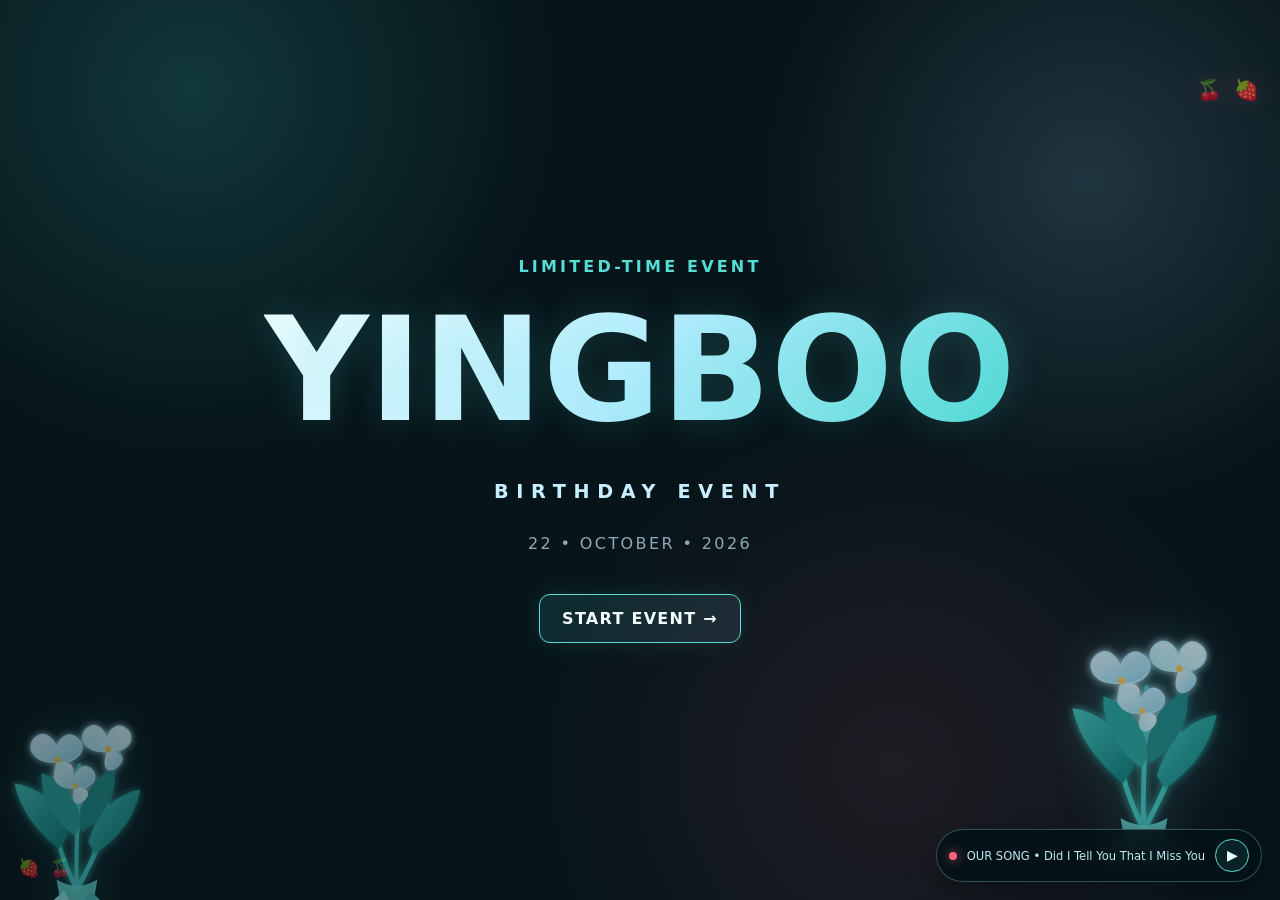
<file: index.html>
<!doctype html><html><head><meta charset="utf-8"><meta name="viewport" content="width=device-width,initial-scale=1"><title>Yingboo's Birthday</title><link rel="stylesheet" href="style.css"><script defer src="script.js"></script></head><body><main class="home"><div class="badge">LIMITED-TIME EVENT</div><h1>YINGBOO</h1><h2>BIRTHDAY EVENT</h2><p>22 • OCTOBER • 2026</p><a class="btn" href="menu.html">START EVENT →</a></main></body></html>
</file>
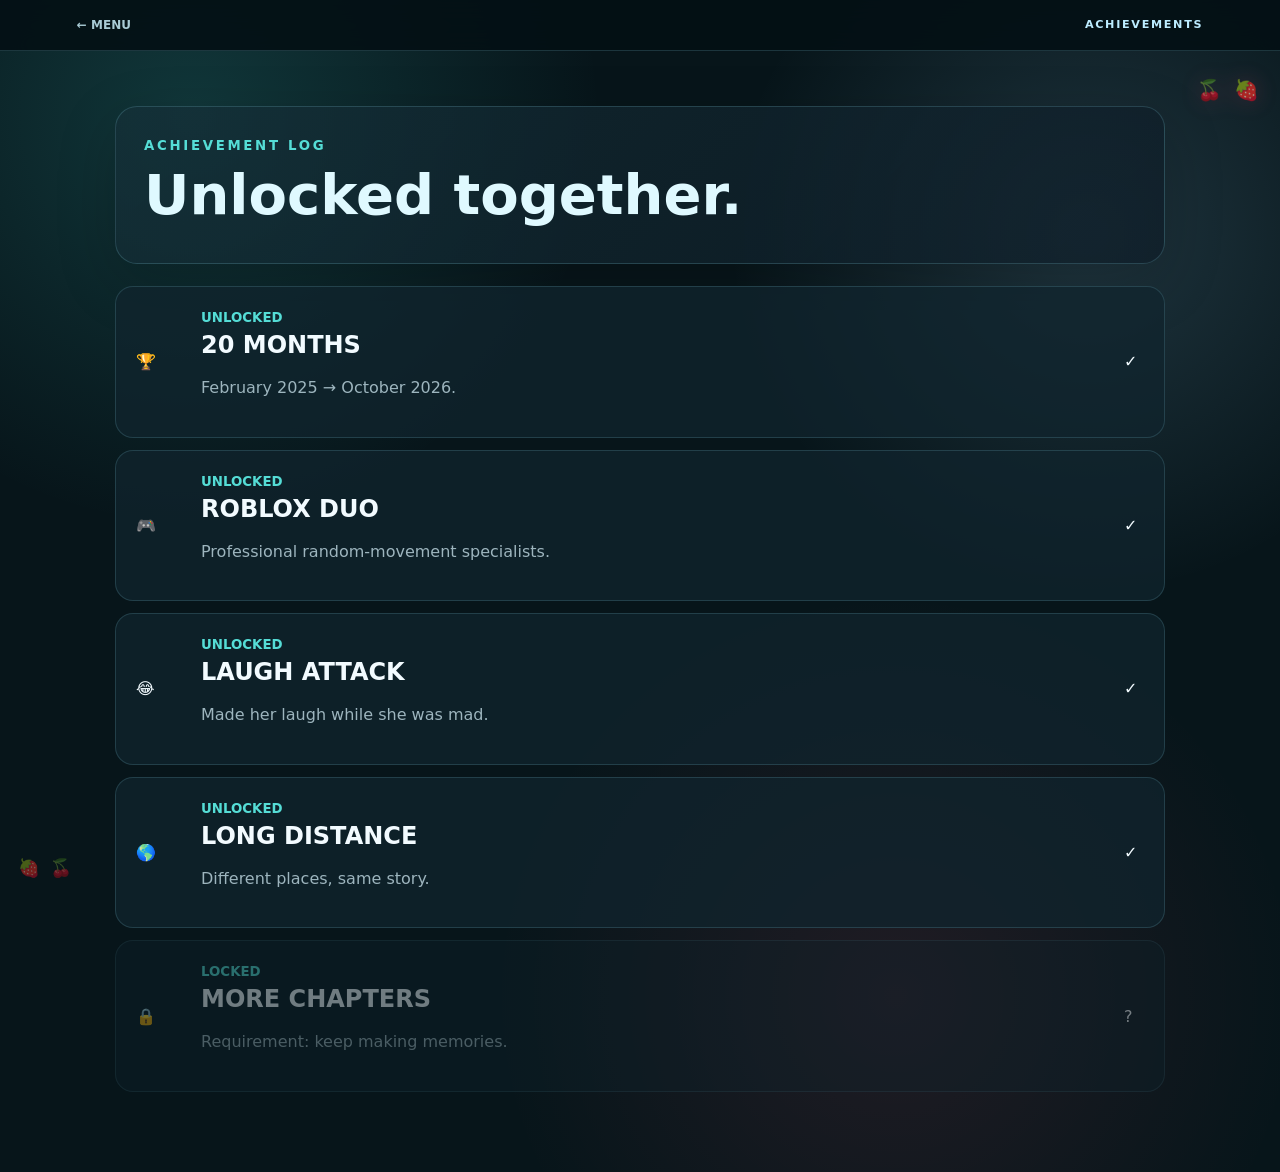
<file: achievements.html>
<!doctype html><html><head><meta charset="utf-8"><meta name="viewport" content="width=device-width,initial-scale=1"><title>Achievements</title><link rel="stylesheet" href="style.css"></head><body><header><a href="menu.html">← MENU</a><b>ACHIEVEMENTS</b></header><main class="container"><div class="hero"><small>ACHIEVEMENT LOG</small><h1>Unlocked together.</h1></div><div class="stack"><div class="achievement">🏆 <div><small>UNLOCKED</small><h2>20 MONTHS</h2><p>February 2025 → October 2026.</p></div>✓</div><div class="achievement">🎮 <div><small>UNLOCKED</small><h2>ROBLOX DUO</h2><p>Professional random-movement specialists.</p></div>✓</div><div class="achievement">😂 <div><small>UNLOCKED</small><h2>LAUGH ATTACK</h2><p>Made her laugh while she was mad.</p></div>✓</div><div class="achievement">🌎 <div><small>UNLOCKED</small><h2>LONG DISTANCE</h2><p>Different places, same story.</p></div>✓</div><div class="achievement locked">🔒 <div><small>LOCKED</small><h2>MORE CHAPTERS</h2><p>Requirement: keep making memories.</p></div>?</div></div></main></body></html>
</file>
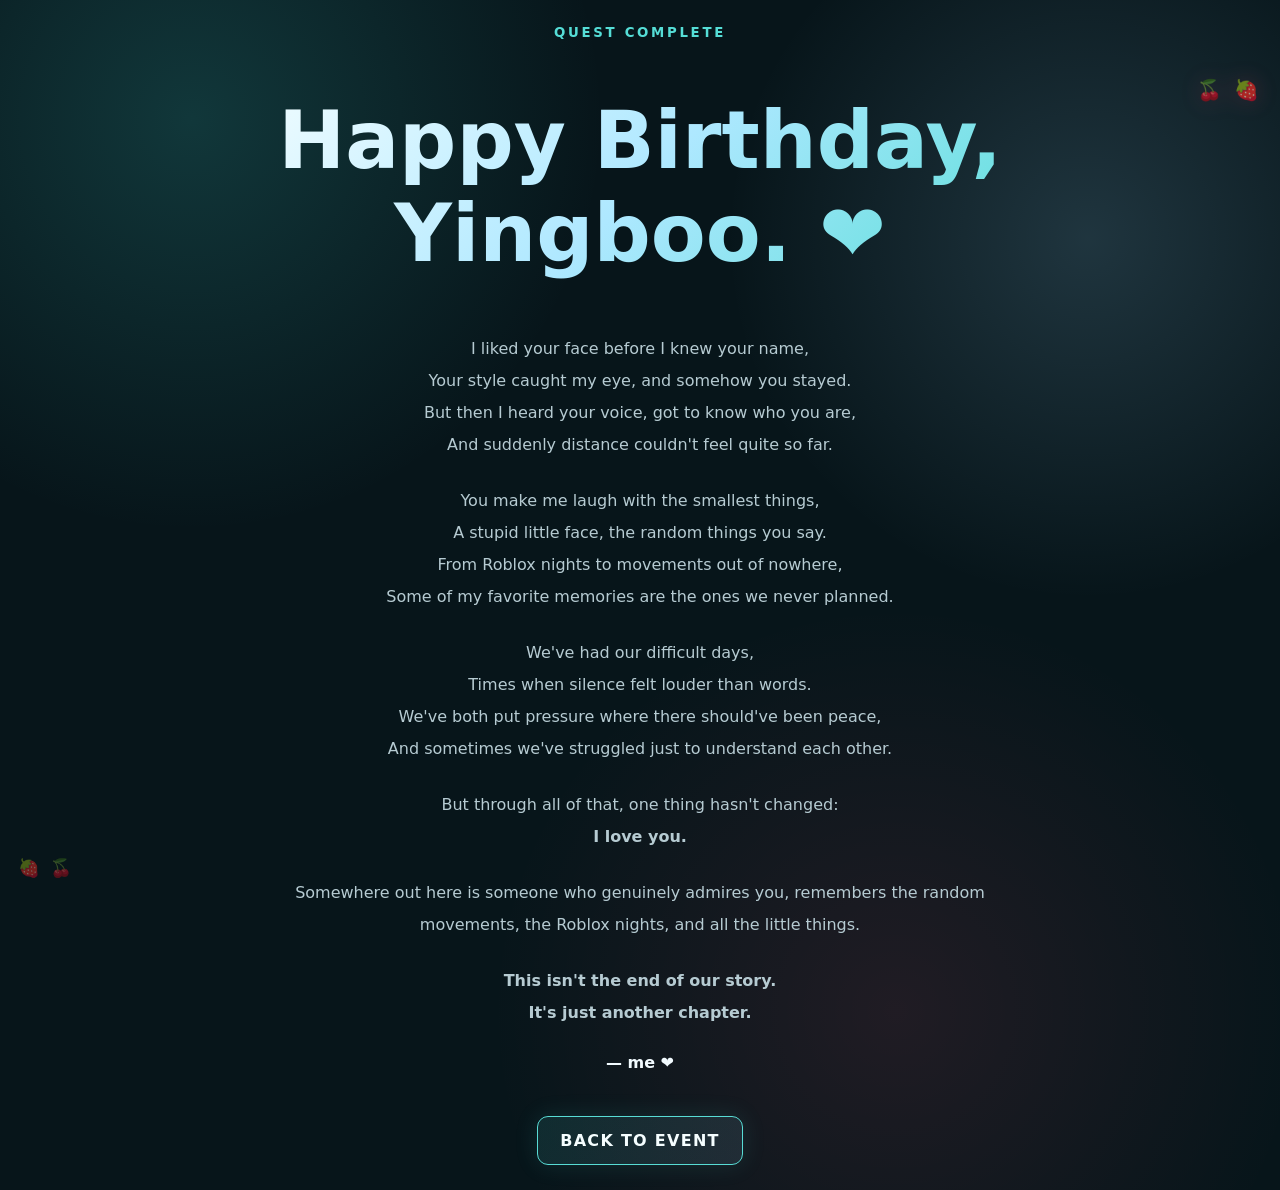
<file: final.html>
<!doctype html><html><head><meta charset="utf-8"><meta name="viewport" content="width=device-width,initial-scale=1"><title>Final Quest</title><link rel="stylesheet" href="style.css"></head><body><main class="final"><small>QUEST COMPLETE</small><h1>Happy Birthday, Yingboo. ❤️</h1><div class="poem"><p>I liked your face before I knew your name,<br>Your style caught my eye, and somehow you stayed.<br>But then I heard your voice, got to know who you are,<br>And suddenly distance couldn't feel quite so far.</p><p>You make me laugh with the smallest things,<br>A stupid little face, the random things you say.<br>From Roblox nights to movements out of nowhere,<br>Some of my favorite memories are the ones we never planned.</p><p>We've had our difficult days,<br>Times when silence felt louder than words.<br>We've both put pressure where there should've been peace,<br>And sometimes we've struggled just to understand each other.</p><p>But through all of that, one thing hasn't changed:<br><strong>I love you.</strong></p><p>Somewhere out here is someone who genuinely admires you, remembers the random movements, the Roblox nights, and all the little things.</p><p><strong>This isn't the end of our story.<br>It's just another chapter.</strong></p></div><b>— me ❤️</b><br><a class="btn" href="menu.html">BACK TO EVENT</a></main></body></html>
</file>
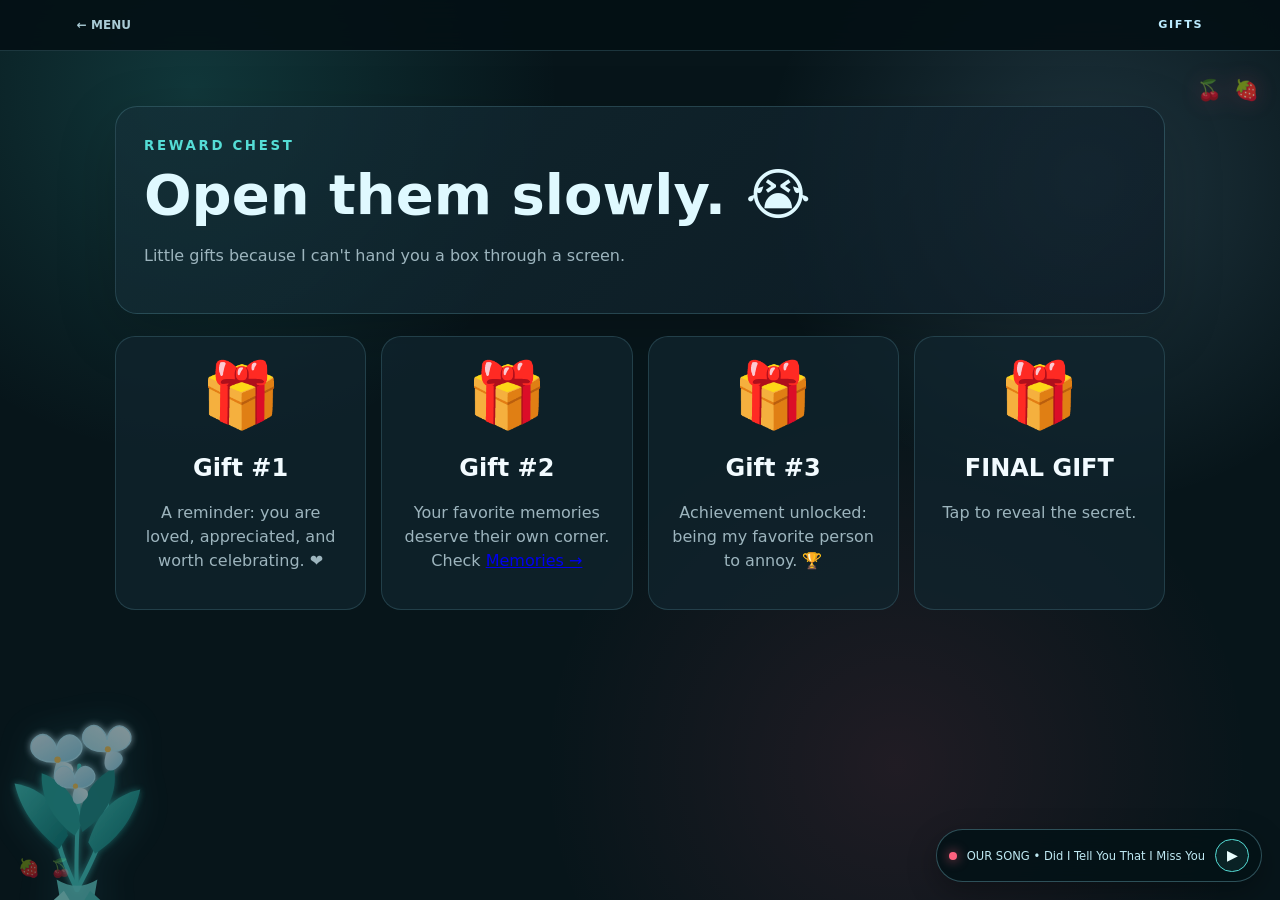
<file: gifts.html>
<!doctype html><html><head><meta charset="utf-8"><meta name="viewport" content="width=device-width,initial-scale=1"><title>Gifts</title><link rel="stylesheet" href="style.css"></head><body><header><a href="menu.html">← MENU</a><b>GIFTS</b></header><main class="container"><div class="hero"><small>REWARD CHEST</small><h1>Open them slowly. 😭</h1><p>Little gifts because I can't hand you a box through a screen.</p></div><div class="giftgrid"><div class="gift"><button onclick="openGift(this)">🎁</button><h2>Gift #1</h2><p>A reminder: you are loved, appreciated, and worth celebrating. ❤️</p></div><div class="gift"><button onclick="openGift(this)">🎁</button><h2>Gift #2</h2><p>Your favorite memories deserve their own corner. Check <a href="memories.html">Memories →</a></p></div><div class="gift"><button onclick="openGift(this)">🎁</button><h2>Gift #3</h2><p>Achievement unlocked: being my favorite person to annoy. 🏆</p></div><div class="gift"><button onclick="openGift(this)">🎁</button><h2>FINAL GIFT</h2><p>Tap to reveal the secret.</p><button class="btn" onclick="surprise()">UNLOCK →</button></div></div></main><div id="surprise" class="overlay"><div id="loading">LOADING SECRET REWARD...<div class="bar"><i></i></div><small>PLEASE WAIT, BIRTHDAY GIRL</small></div><div id="unlock"><small>REWARD UNLOCKED</small><h1>YINGBOO</h1><h2>HAPPY BIRTHDAY ❤️</h2><img src="assets/photos/final.jpg" onerror="this.style.display='none'"><p>I couldn't send you a physical gift, so I made you a little place you can keep. Every part of it was made because I love you. </p><a class="btn" href="final.html">READ YOUR FINAL MESSAGE →</a></div></div><script src="script.js"></script></body></html>
</file>
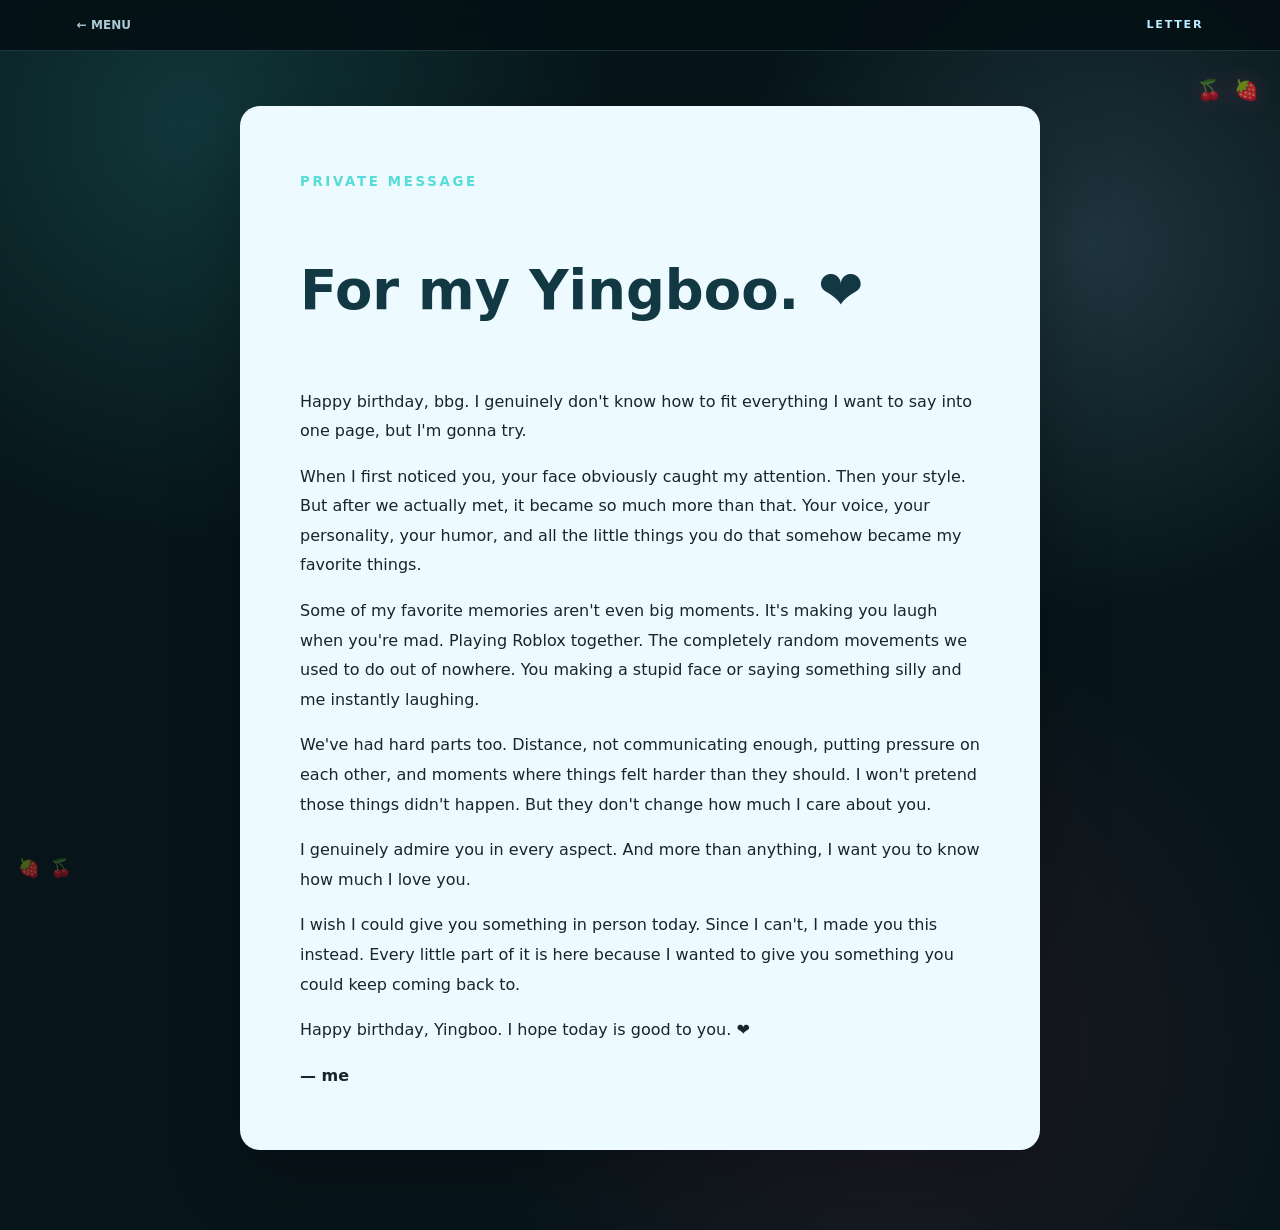
<file: letter.html>
<!doctype html><html><head><meta charset="utf-8"><meta name="viewport" content="width=device-width,initial-scale=1"><title>Letter</title><link rel="stylesheet" href="style.css"></head><body><header><a href="menu.html">← MENU</a><b>LETTER</b></header><main class="container narrow"><article class="paper"><small>PRIVATE MESSAGE</small><h1>For my Yingboo. ❤️</h1><p>Happy birthday, bbg. I genuinely don't know how to fit everything I want to say into one page, but I'm gonna try.</p><p>When I first noticed you, your face obviously caught my attention. Then your style. But after we actually met, it became so much more than that. Your voice, your personality, your humor, and all the little things you do that somehow became my favorite things.</p><p>Some of my favorite memories aren't even big moments. It's making you laugh when you're mad. Playing Roblox together. The completely random movements we used to do out of nowhere. You making a stupid face or saying something silly and me instantly laughing.</p><p>We've had hard parts too. Distance, not communicating enough, putting pressure on each other, and moments where things felt harder than they should. I won't pretend those things didn't happen. But they don't change how much I care about you.</p><p>I genuinely admire you in every aspect. And more than anything, I want you to know how much I love you.</p><p>I wish I could give you something in person today. Since I can't, I made you this instead. Every little part of it is here because I wanted to give you something you could keep coming back to.</p><p>Happy birthday, Yingboo. I hope today is good to you. ❤️</p><b>— me</b></article></main></body></html>
</file>
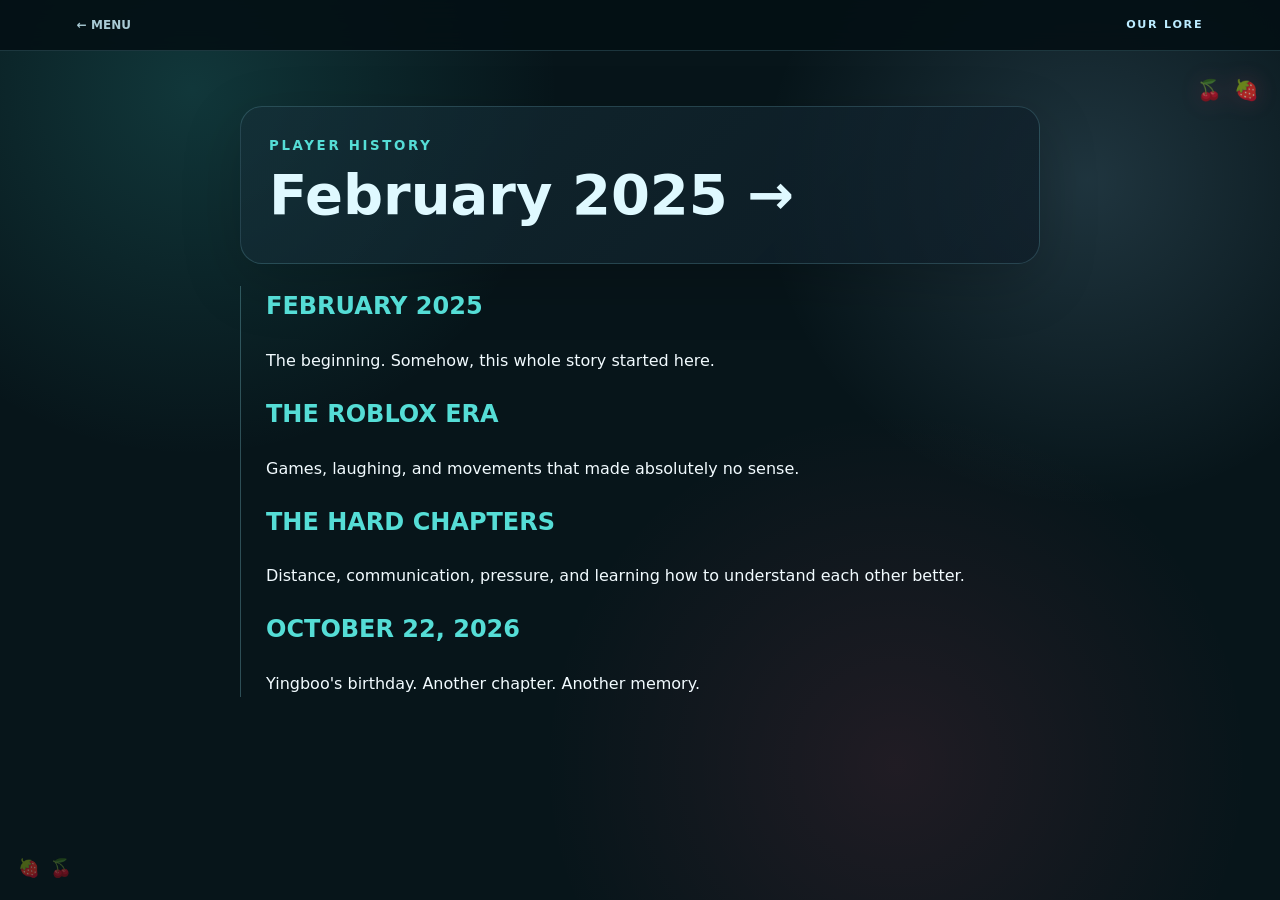
<file: lore.html>
<!doctype html><html><head><meta charset="utf-8"><meta name="viewport" content="width=device-width,initial-scale=1"><title>Our Lore</title><link rel="stylesheet" href="style.css"></head><body><header><a href="menu.html">← MENU</a><b>OUR LORE</b></header><main class="container narrow"><div class="hero"><small>PLAYER HISTORY</small><h1>February 2025 →</h1></div><div class="timeline"><h2>FEBRUARY 2025</h2><p>The beginning. Somehow, this whole story started here.</p><h2>THE ROBLOX ERA</h2><p>Games, laughing, and movements that made absolutely no sense.</p><h2>THE HARD CHAPTERS</h2><p>Distance, communication, pressure, and learning how to understand each other better.</p><h2>OCTOBER 22, 2026</h2><p>Yingboo's birthday. Another chapter. Another memory.</p></div></main></body></html>
</file>
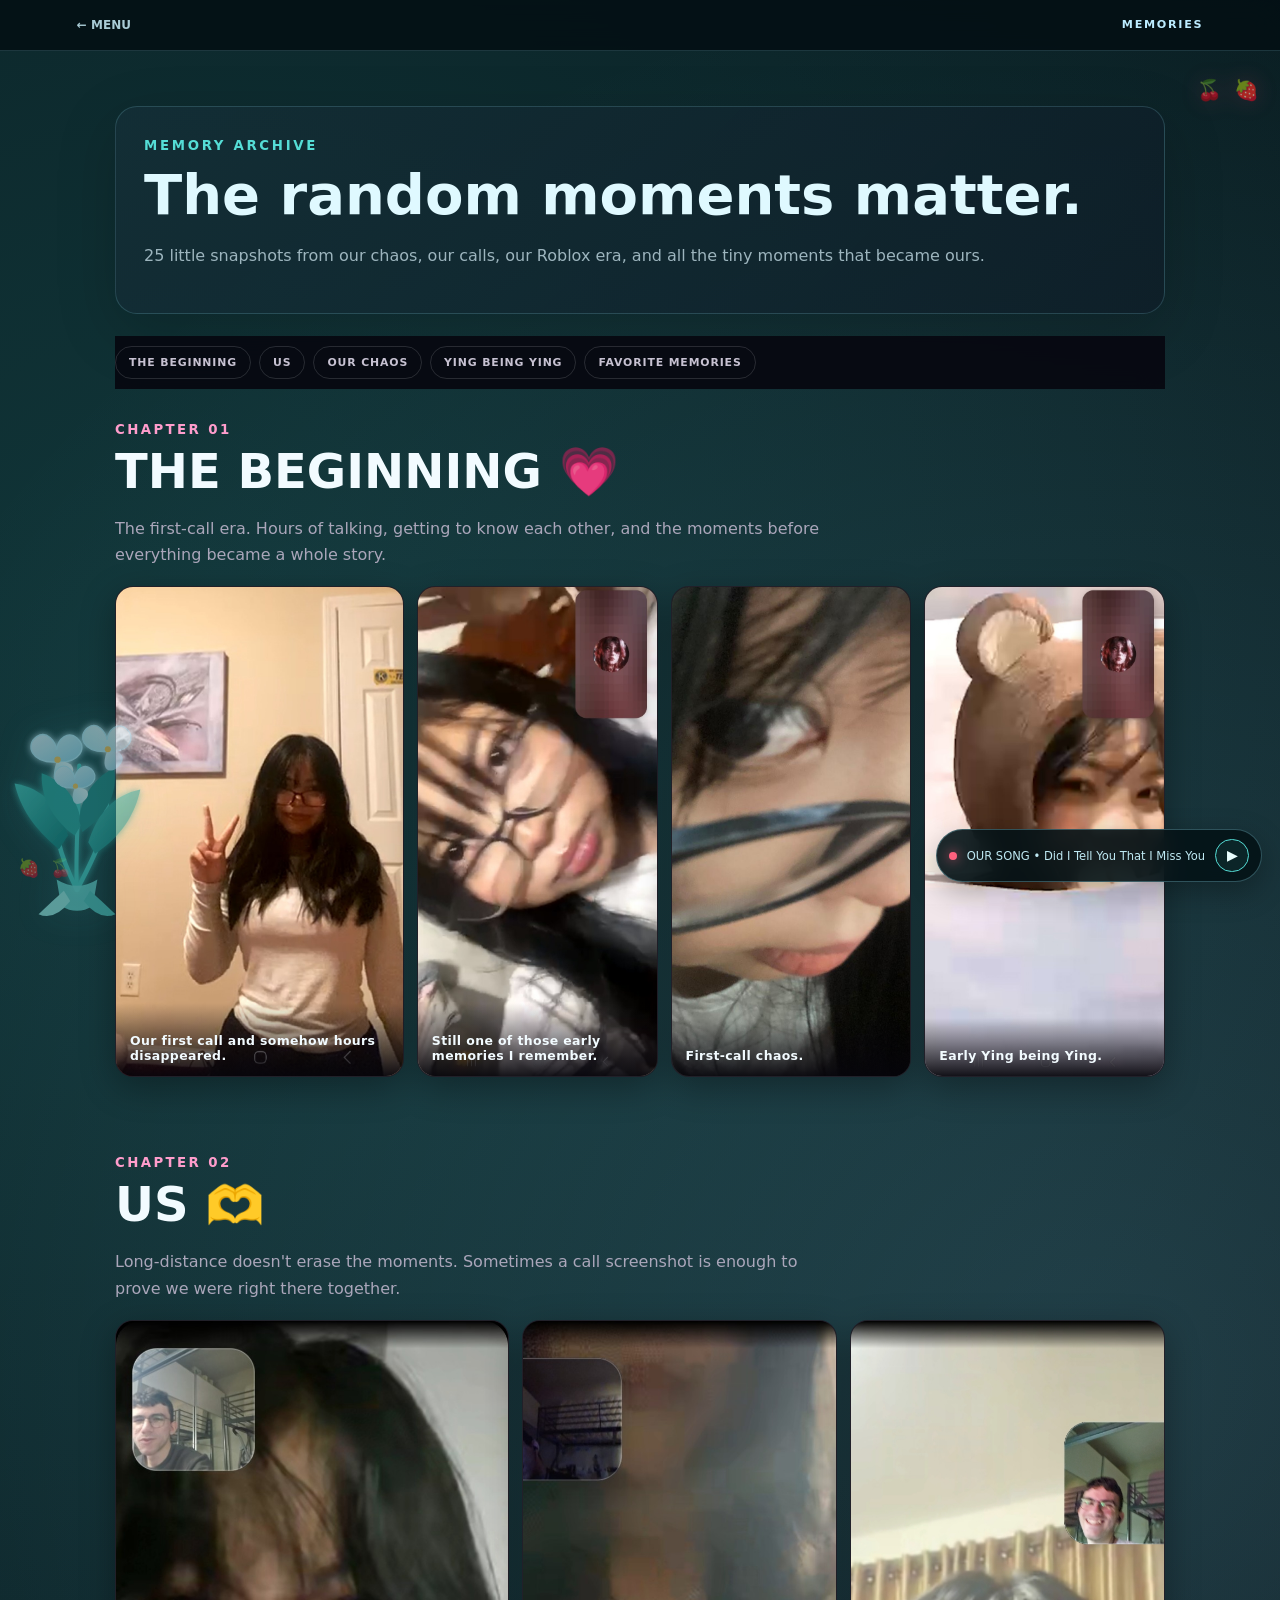
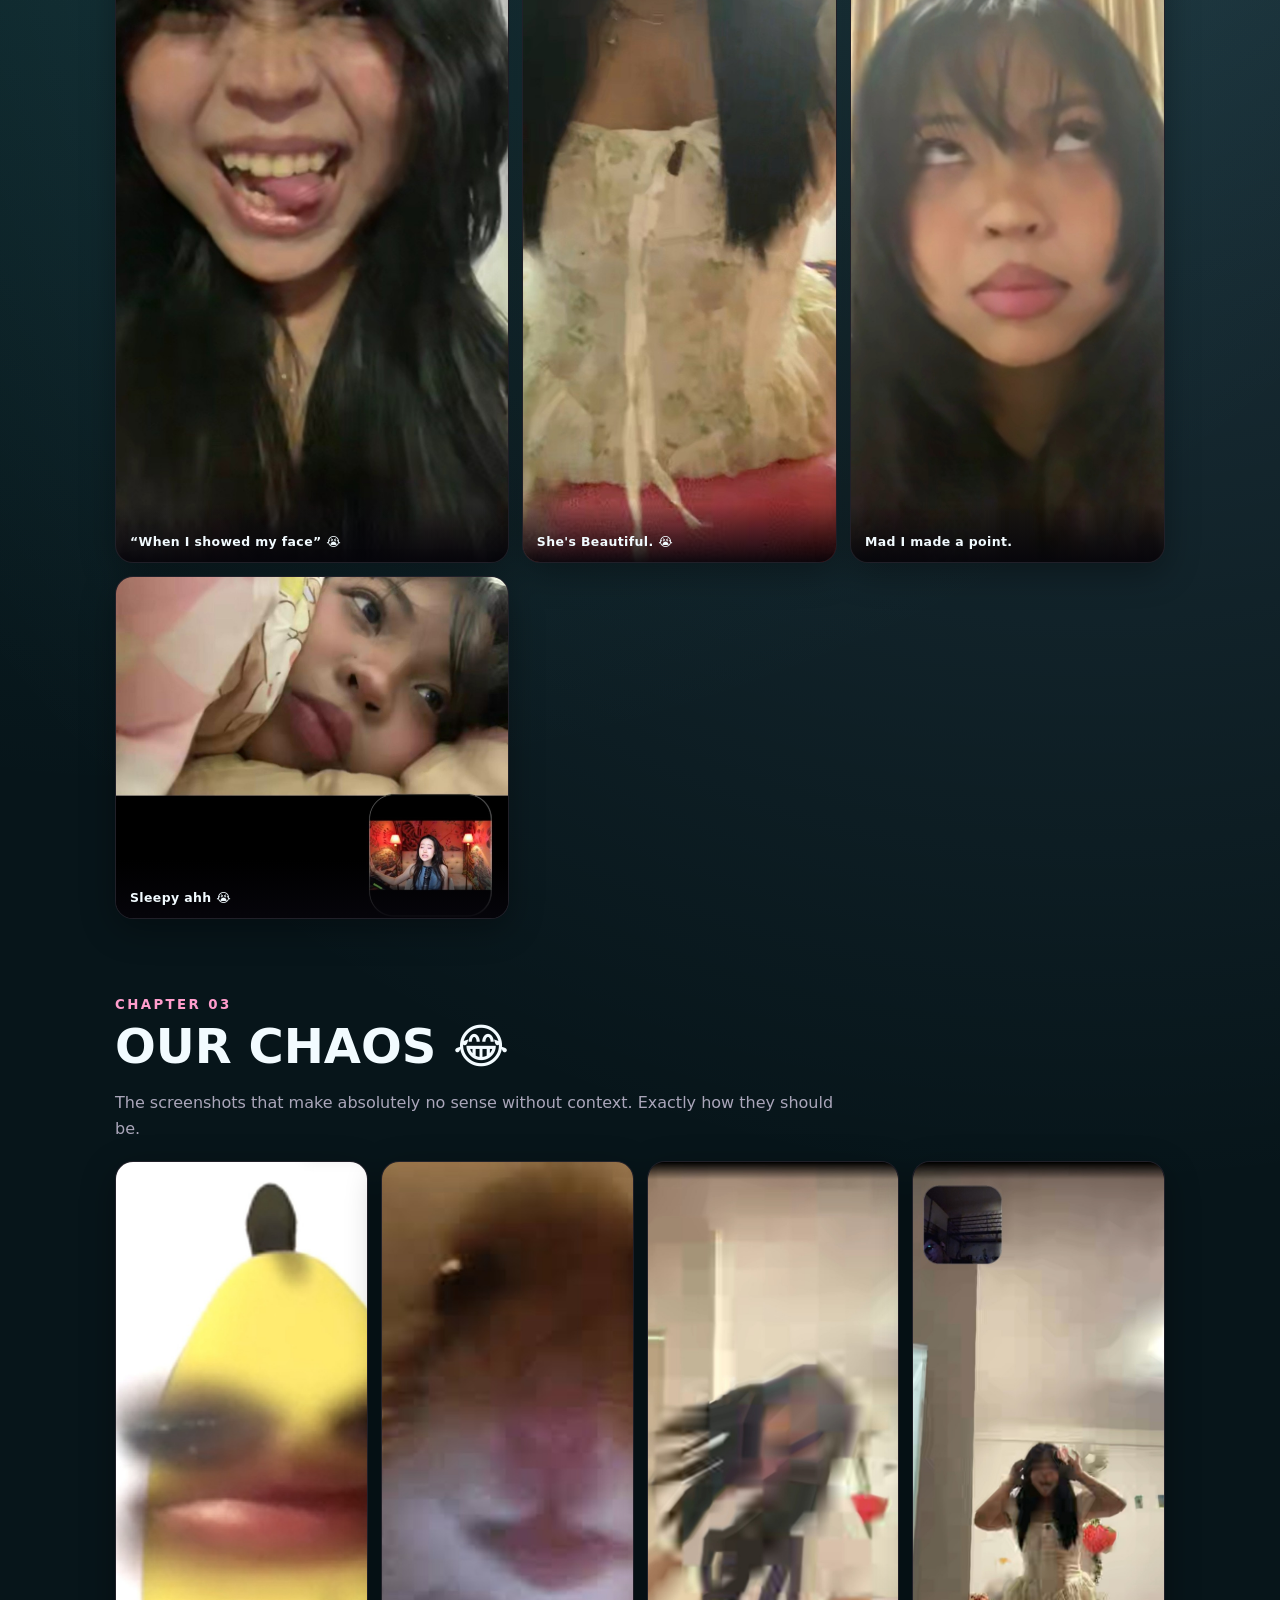
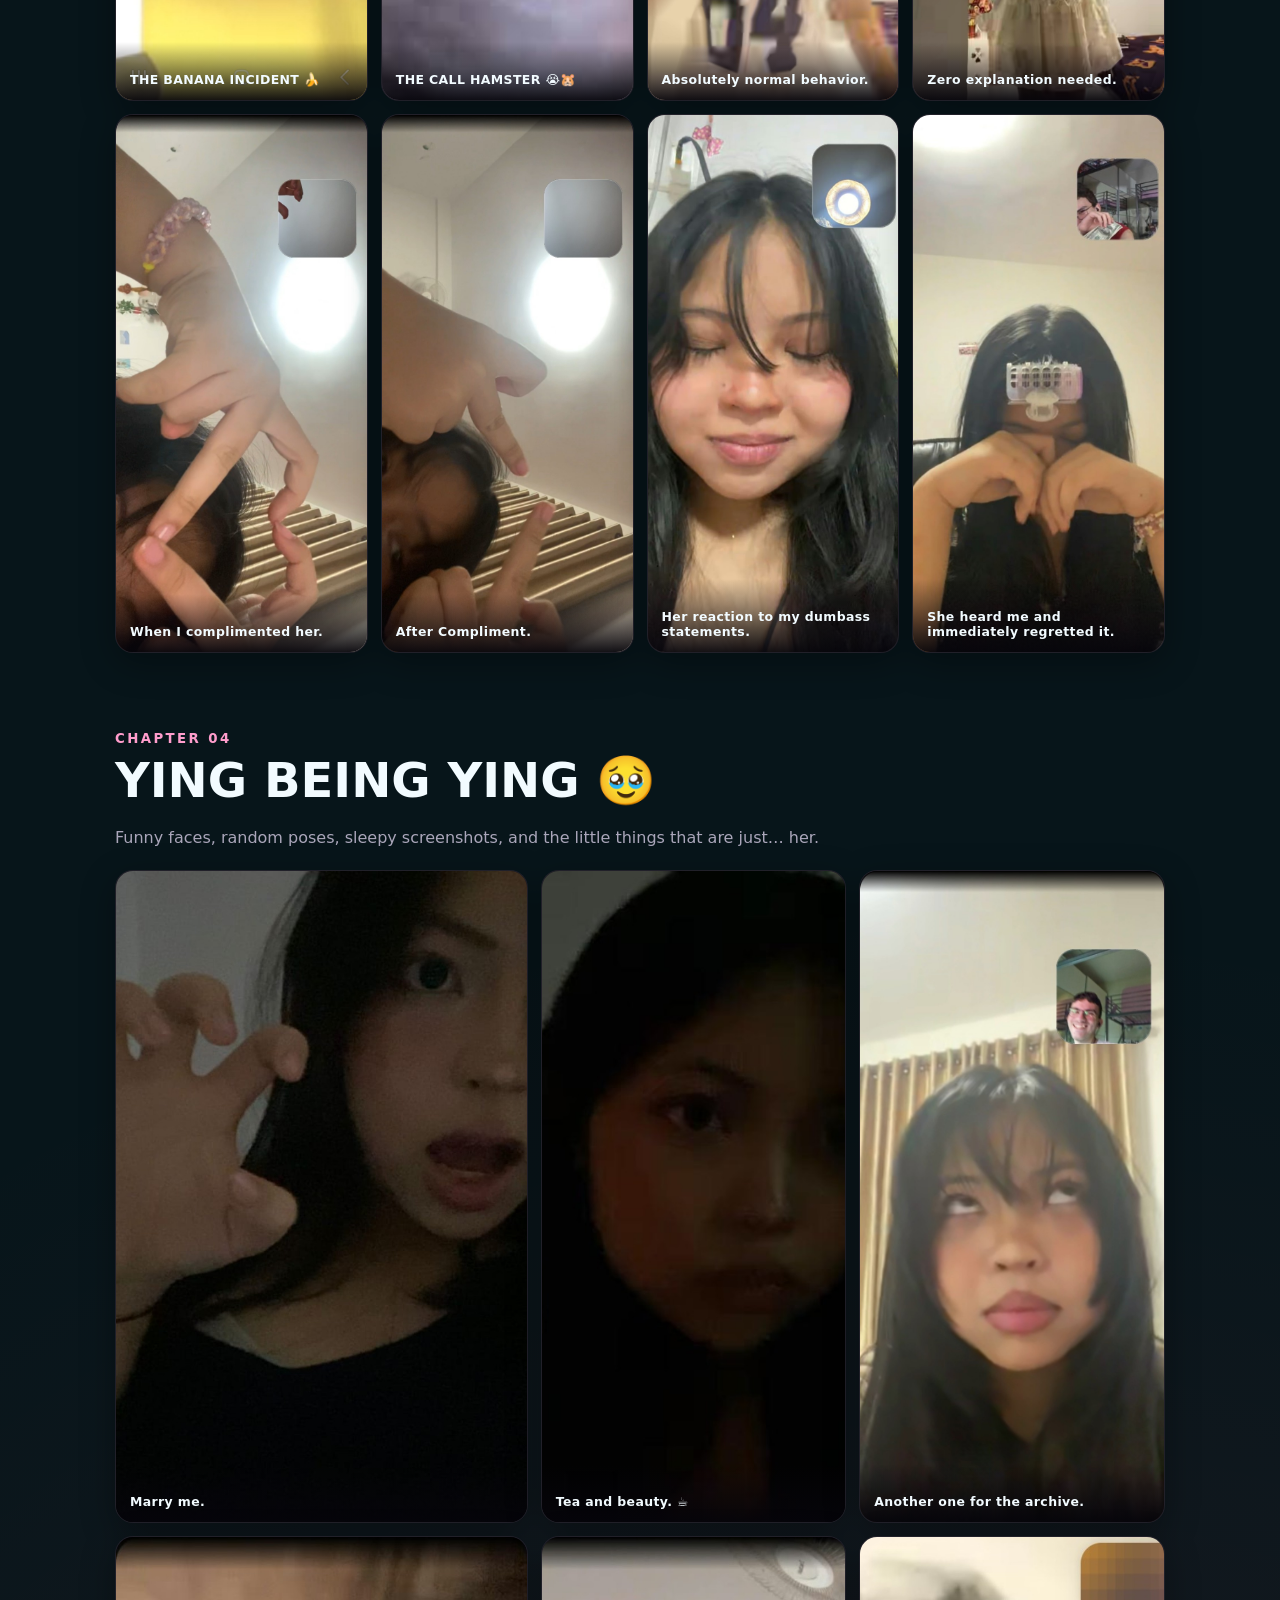
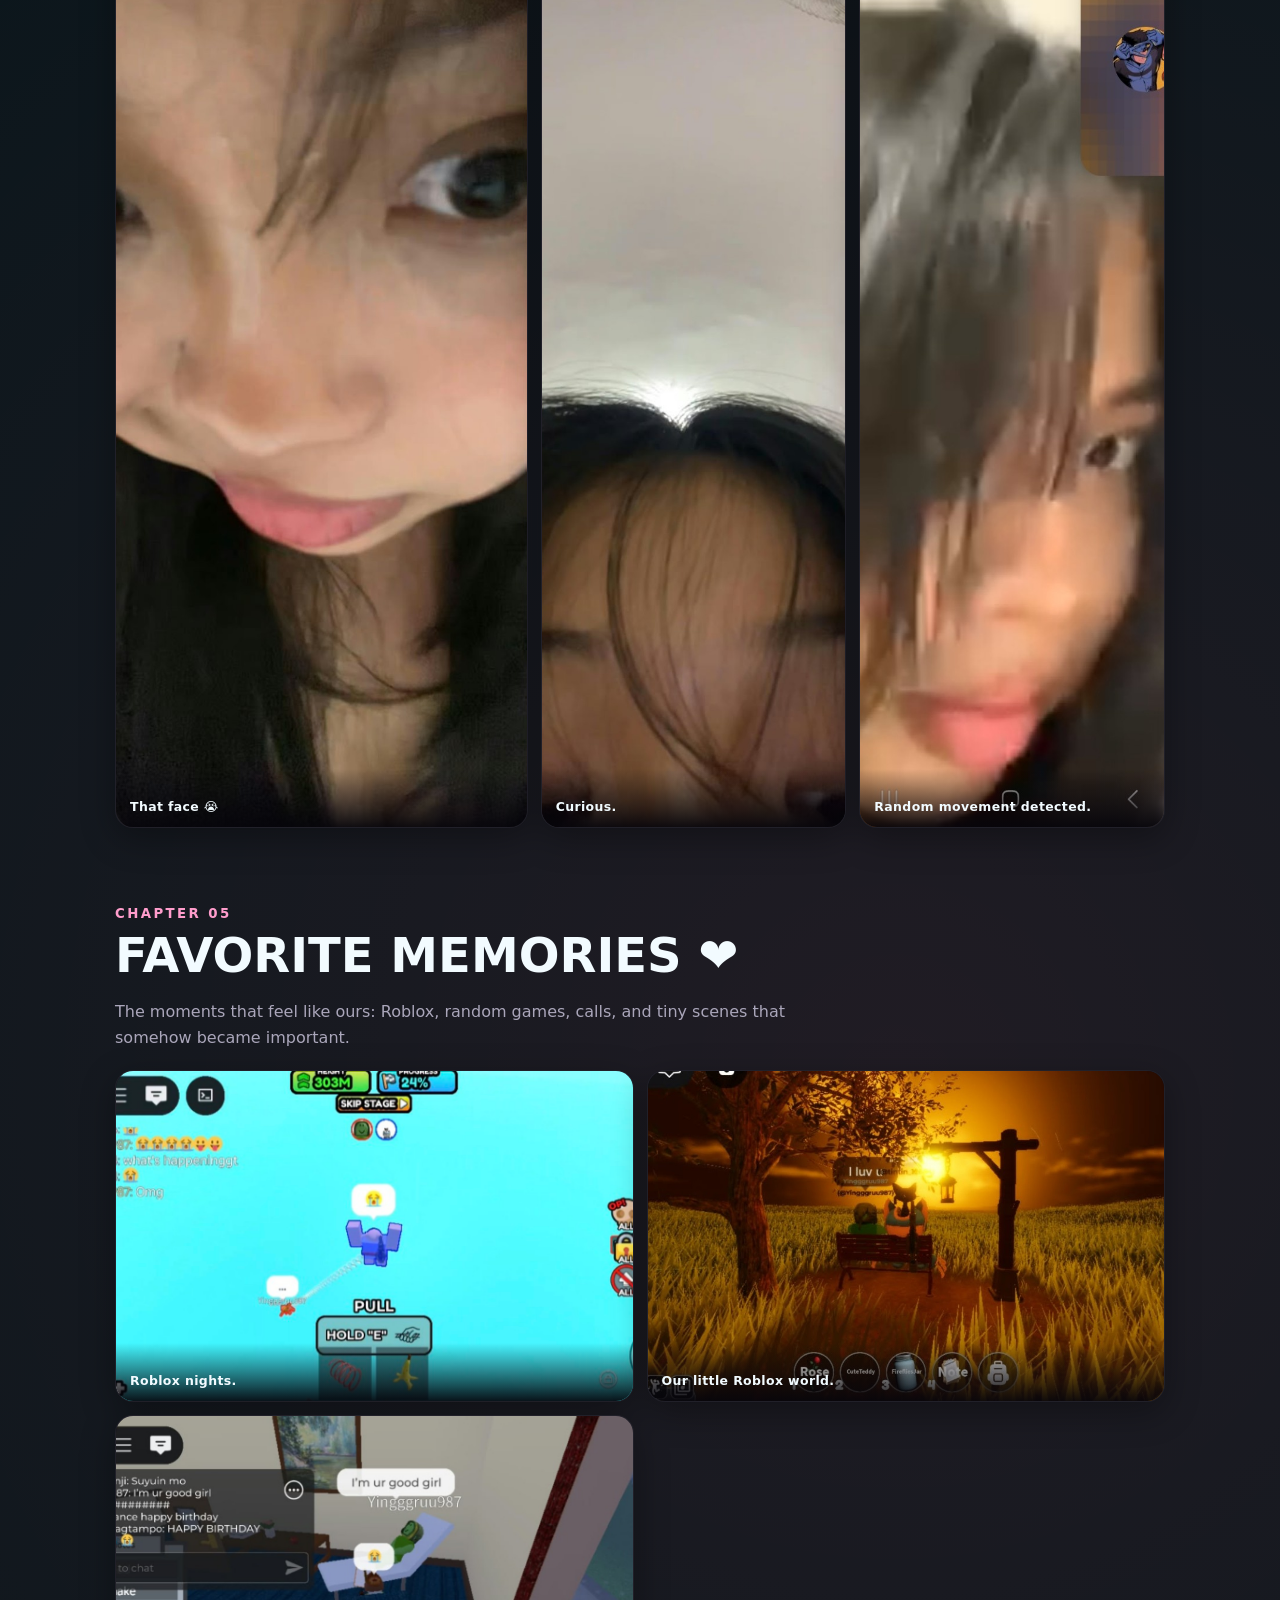
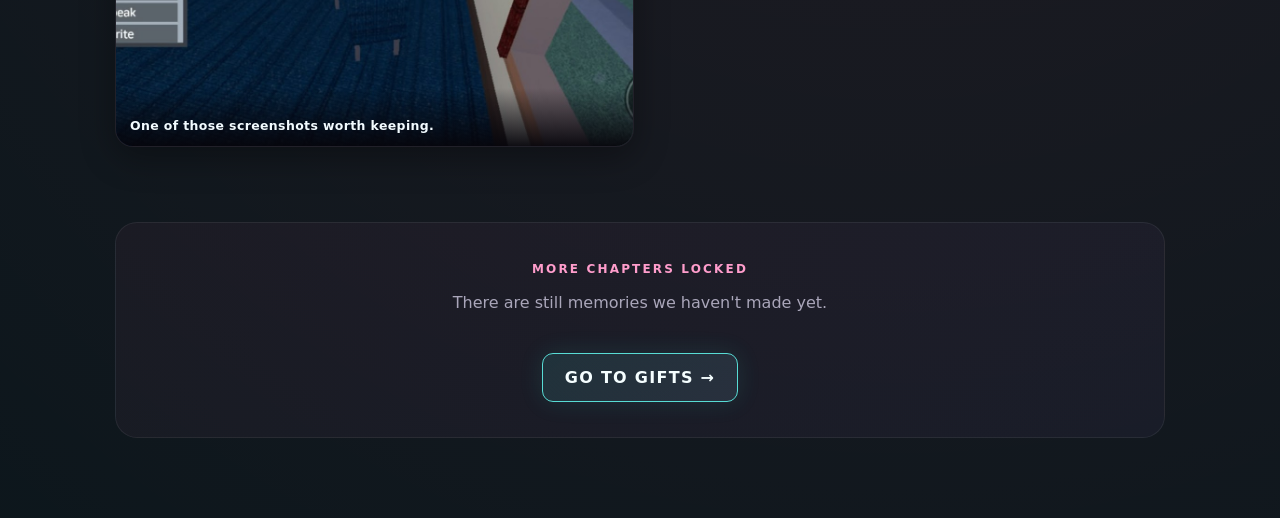
<file: memories.html>
<!doctype html><html><head><meta charset="utf-8"><meta name="viewport" content="width=device-width,initial-scale=1"><title>Memories • Yingboo</title><link rel="stylesheet" href="style.css"></head><body><header><a href="menu.html">← MENU</a><b>MEMORIES</b></header><main class="container memories-page">
<div class="hero"><small>MEMORY ARCHIVE</small><h1>The random moments matter.</h1><p>25 little snapshots from our chaos, our calls, our Roblox era, and all the tiny moments that became ours.</p></div>
<nav class="memory-nav"><a href="#beginning">THE BEGINNING</a><a href="#us">US</a><a href="#chaos">OUR CHAOS</a><a href="#ying">YING BEING YING</a><a href="#favorites">FAVORITE MEMORIES</a></nav>

<section class="memory-section" id="beginning"><div class="section-title"><small>CHAPTER 01</small><h2>THE BEGINNING 💗</h2><p>The first-call era. Hours of talking, getting to know each other, and the moments before everything became a whole story.</p></div><div class="photo-grid beginning-grid">
<figure class="memory-photo tall"><img src="assets/photos/first-call-1.jpg" alt="First call memory"><figcaption>Our first call and somehow hours disappeared.</figcaption></figure>
<figure class="memory-photo"><img src="assets/photos/first-call-2.jpg" alt="First call memory"><figcaption>Still one of those early memories I remember.</figcaption></figure>
<figure class="memory-photo"><img src="assets/photos/first-call-3.jpg" alt="First call memory"><figcaption>First-call chaos.</figcaption></figure>
<figure class="memory-photo"><img src="assets/photos/bunny-reaction.jpg" alt="Early silly moment"><figcaption>Early Ying being Ying.</figcaption></figure>
</div></section>

<section class="memory-section" id="us"><div class="section-title"><small>CHAPTER 02</small><h2>US 🫶</h2><p>Long-distance doesn't erase the moments. Sometimes a call screenshot is enough to prove we were right there together.</p></div><div class="photo-grid duo-grid">
<figure class="memory-photo feature"><img src="assets/photos/face-reaction.jpg" alt="Call reaction"><figcaption>“When I showed my face” 😭</figcaption></figure>
<figure class="memory-photo"><img src="assets/photos/compliment-3.jpg" alt="Reaction to a compliment"><figcaption>She's Beautiful. 😭</figcaption></figure>
<figure class="memory-photo"><img src="assets/photos/mad-i-made-a-point.jpg" alt="Mad I made a point"><figcaption>Mad I made a point.</figcaption></figure>
<figure class="memory-photo"><img src="assets/photos/sleepy.jpg" alt="Sleepy moment"><figcaption>Sleepy ahh 😭</figcaption></figure>
</div></section>

<section class="memory-section" id="chaos"><div class="section-title"><small>CHAPTER 03</small><h2>OUR CHAOS 😂</h2><p>The screenshots that make absolutely no sense without context. Exactly how they should be.</p></div><div class="chaos-grid">
<figure class="memory-photo banana"><img src="assets/photos/banana.jpg" alt="Banana filter moment"><figcaption>THE BANANA INCIDENT 🍌</figcaption></figure>
<figure class="memory-photo hamster-meme"><img src="assets/photos/hamster-call.jpg" alt="Hamster call meme"><figcaption>THE CALL HAMSTER 😭🐹</figcaption></figure>
<figure class="memory-photo"><img src="assets/photos/silly-1.jpg" alt="Silly moment"><figcaption>Absolutely normal behavior.</figcaption></figure>
<figure class="memory-photo"><img src="assets/photos/silly-2.jpg" alt="Silly moment"><figcaption>Zero explanation needed.</figcaption></figure>
<figure class="memory-photo"><img src="assets/photos/compliment-1.jpg" alt="Reaction to a compliment"><figcaption>When I complimented her.</figcaption></figure>
<figure class="memory-photo"><img src="assets/photos/compliment-2.jpg" alt="Reaction to a compliment"><figcaption>After Compliment.</figcaption></figure>
<figure class="memory-photo"><img src="assets/photos/dumb-statement-1.jpg" alt="Reaction to a silly statement"><figcaption>Her reaction to my dumbass statements.</figcaption></figure>
<figure class="memory-photo"><img src="assets/photos/dumb-statement-2.jpg" alt="Reaction to a silly statement"><figcaption>She heard me and immediately regretted it.</figcaption></figure>
</div></section>

<section class="memory-section" id="ying"><div class="section-title"><small>CHAPTER 04</small><h2>YING BEING YING 🥹</h2><p>Funny faces, random poses, sleepy screenshots, and the little things that are just… her.</p></div><div class="spotlight-grid">
<figure class="memory-photo spotlight"><img src="assets/photos/pretty-1.jpg" alt="Ying selfie"><figcaption>Marry me.</figcaption></figure>
<figure class="memory-photo"><img src="assets/photos/pretty-2.jpg" alt="Ying selfie"><figcaption>Tea and beauty. ☕</figcaption></figure>
<figure class="memory-photo"><img src="assets/photos/pretty-3.jpg" alt="Ying selfie"><figcaption>Another one for the archive.</figcaption></figure>
<figure class="memory-photo"><img src="assets/photos/funny-face.jpg" alt="Funny face"><figcaption>That face 😭</figcaption></figure>
<figure class="memory-photo"><img src="assets/photos/cat-face.jpg" alt="Funny face"><figcaption>Curious.</figcaption></figure>
<figure class="memory-photo"><img src="assets/photos/hand-pose.jpg" alt="Funny pose"><figcaption>Random movement detected.</figcaption></figure>
</div></section>

<section class="memory-section" id="favorites"><div class="section-title"><small>CHAPTER 05</small><h2>FAVORITE MEMORIES ❤️</h2><p>The moments that feel like ours: Roblox, random games, calls, and tiny scenes that somehow became important.</p></div><div class="photo-grid favorite-grid">
<figure class="memory-photo wide"><img src="assets/photos/roblox-1.jpg" alt="Roblox moment"><figcaption>Roblox nights.</figcaption></figure>
<figure class="memory-photo wide"><img src="assets/photos/roblox-2.jpg" alt="Roblox moment"><figcaption>Our little Roblox world.</figcaption></figure>
<figure class="memory-photo wide"><img src="assets/photos/roblox-3.jpg" alt="Roblox moment"><figcaption>One of those screenshots worth keeping.</figcaption></figure>
</div></section>

<div class="memory-footer"><span>MORE CHAPTERS LOCKED</span><p>There are still memories we haven't made yet.</p><a class="btn" href="gifts.html">GO TO GIFTS →</a></div>
</main><div id="lightbox" class="lightbox" onclick="closeLightbox(event)"><button aria-label="Close" onclick="closeLightbox(event)">×</button><img id="lightboxImg" alt="Expanded memory"><p id="lightboxCaption"></p></div><script src="script.js"></script></body></html>
</file>
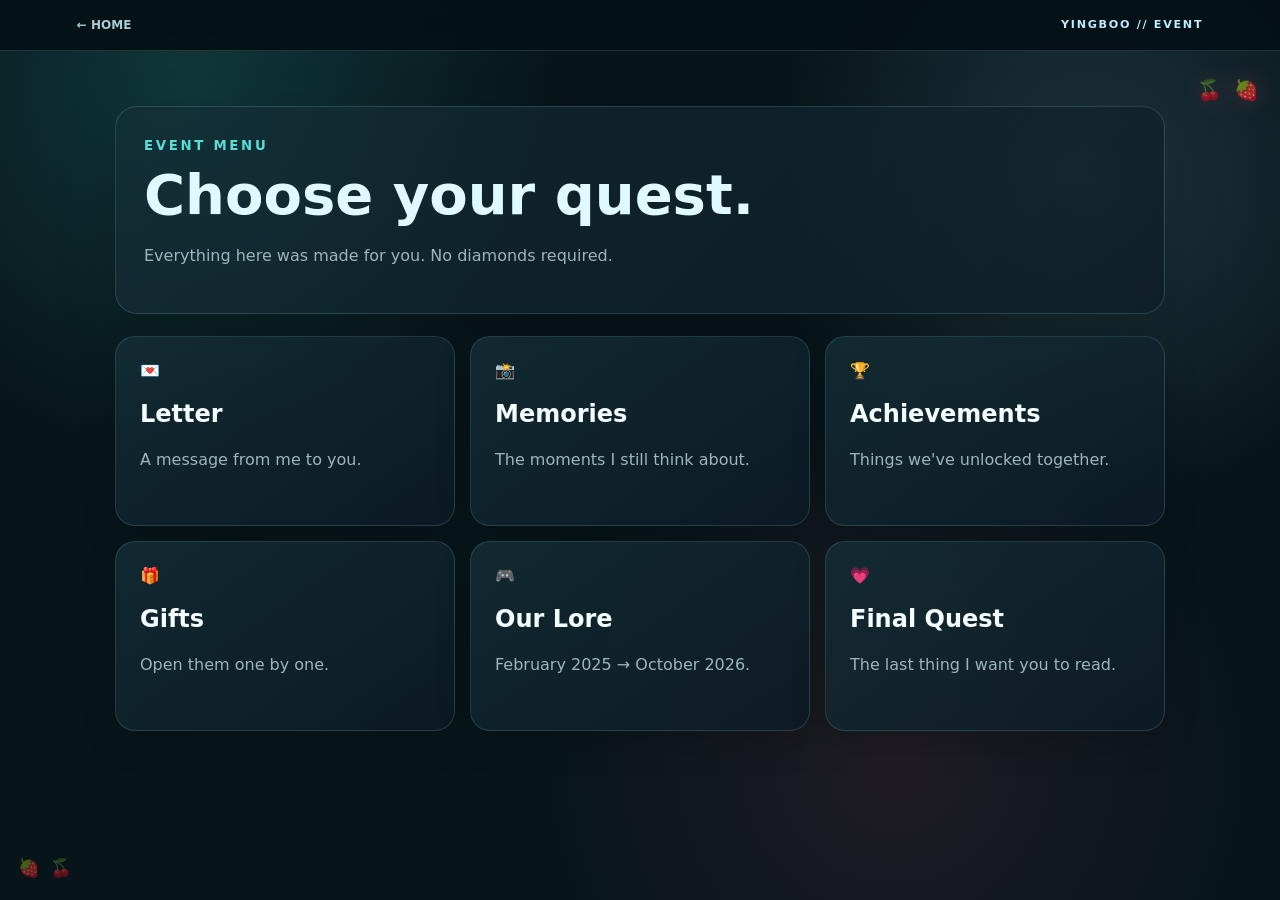
<file: menu.html>
<!doctype html><html><head><meta charset="utf-8"><meta name="viewport" content="width=device-width,initial-scale=1"><title>Birthday Menu</title><link rel="stylesheet" href="style.css"></head><body><header><a href="index.html">← HOME</a><b>YINGBOO // EVENT</b></header><main class="container"><div class="hero"><small>EVENT MENU</small><h1>Choose your quest.</h1><p>Everything here was made for you. No diamonds required.</p></div><div class="grid"><a class="card" href="letter.html">💌<h2>Letter</h2><p>A message from me to you.</p></a><a class="card" href="memories.html">📸<h2>Memories</h2><p>The moments I still think about.</p></a><a class="card" href="achievements.html">🏆<h2>Achievements</h2><p>Things we've unlocked together.</p></a><a class="card" href="gifts.html">🎁<h2>Gifts</h2><p>Open them one by one.</p></a><a class="card" href="lore.html">🎮<h2>Our Lore</h2><p>February 2025 → October 2026.</p></a><a class="card" href="final.html">💗<h2>Final Quest</h2><p>The last thing I want you to read.</p></a></div></main></body></html>
</file>
<file: style.css>
*{box-sizing:border-box}body{margin:0;background:#07151a;color:#f2fbff;font-family:system-ui,-apple-system,Segoe UI,sans-serif;min-height:100vh;background-image:radial-gradient(circle at 15% 10%,rgba(63,211,205,.18),transparent 27%),radial-gradient(circle at 85% 20%,rgba(158,220,255,.16),transparent 25%),radial-gradient(circle at 70% 85%,rgba(255,88,122,.10),transparent 30%);overflow-x:hidden}body:before{content:"🍒   🍓";position:fixed;top:78px;right:18px;z-index:1;font-size:1.25rem;letter-spacing:.15em;opacity:.65;pointer-events:none;filter:drop-shadow(0 0 12px rgba(255,80,120,.35))}body:after{content:"🍓   🍒";position:fixed;bottom:22px;left:18px;z-index:1;font-size:1.1rem;letter-spacing:.12em;opacity:.45;pointer-events:none}header{position:sticky;top:0;z-index:20;display:flex;justify-content:space-between;padding:18px 6%;background:rgba(4,16,21,.9);border-bottom:1px solid rgba(143,225,241,.18);backdrop-filter:blur(14px)}header a{color:#a9cbd5;text-decoration:none;font-size:.75rem;font-weight:800}header b{font-size:.7rem;letter-spacing:.15em;color:#bcecff}.home,.final{min-height:100vh;display:flex;flex-direction:column;align-items:center;justify-content:center;text-align:center;padding:25px;position:relative;isolation:isolate}.home:after{content:"";position:absolute;right:2%;bottom:2%;width:min(220px,30vw);height:min(270px,38vw);background:url('assets/lily-bouquet.svg') center/contain no-repeat;opacity:.72;pointer-events:none;z-index:-1;filter:drop-shadow(0 0 25px rgba(100,220,230,.28))}.home h1{font-size:clamp(4rem,15vw,9rem);margin:10px 0;background:linear-gradient(135deg,#f5feff,#b8edff,#49d8d0);-webkit-background-clip:text;color:transparent;text-shadow:0 0 35px rgba(73,216,208,.18)}.home h2{letter-spacing:.4em;font-size:1.2rem;color:#c7efff}.home p{color:#8eabb5;letter-spacing:.15em}.badge,.hero small,.paper small,.final small{color:#55ddd6;letter-spacing:.2em;font-weight:800}.btn{display:inline-block;padding:14px 22px;border:1px solid #58dcd5;border-radius:11px;color:#f5feff;text-decoration:none;font-weight:800;letter-spacing:.08em;background:linear-gradient(135deg,rgba(67,207,200,.12),rgba(158,220,255,.10));margin-top:25px;box-shadow:0 0 24px rgba(67,207,200,.12)}.btn:hover{border-color:#b9edff;box-shadow:0 0 30px rgba(158,220,255,.2)}.container{width:min(1050px,90%);margin:auto;padding:55px 0 80px;position:relative;z-index:2}.narrow{width:min(800px,90%)}.hero{padding:28px;border:1px solid rgba(143,225,241,.18);border-radius:22px;background:linear-gradient(135deg,rgba(21,47,56,.7),rgba(14,28,39,.72));margin-bottom:22px;box-shadow:0 18px 60px rgba(0,0,0,.18)}.hero h1{font-size:clamp(2rem,5vw,3.5rem);margin:8px 0;color:#dff9ff}.hero p,.card p,.memory p,.achievement p{color:#9db5be;line-height:1.6}.grid{display:grid;grid-template-columns:repeat(3,1fr);gap:15px}.card{min-height:190px;padding:24px;border:1px solid rgba(143,225,241,.16);border-radius:20px;background:linear-gradient(145deg,rgba(21,47,56,.78),rgba(13,27,37,.82));color:#f4fdff;text-decoration:none;transition:.2s;box-shadow:0 12px 35px rgba(0,0,0,.16)}.card:hover{transform:translateY(-4px);border-color:rgba(85,221,214,.55);box-shadow:0 16px 45px rgba(55,204,198,.12)}.paper{background:#edfaff;color:#17262b;padding:clamp(28px,6vw,60px);border-radius:20px;line-height:1.85;box-shadow:0 25px 70px rgba(0,0,0,.25)}.paper h1{font-size:clamp(2rem,5vw,3.4rem);color:#123943}.memory{border:1px solid rgba(143,225,241,.16);border-radius:20px;padding:20px;background:rgba(17,37,46,.75)}.photo{height:210px;border-radius:14px;background:#0b2027;display:flex;align-items:center;justify-content:center;font-size:3rem;flex-direction:column}.photo small{font-size:.55rem;color:#78919a}.stack{display:flex;flex-direction:column;gap:12px}.achievement{display:grid;grid-template-columns:50px 1fr 20px;gap:15px;align-items:center;padding:20px;border:1px solid rgba(143,225,241,.16);border-radius:18px;background:rgba(17,37,46,.75)}.achievement small{color:#55ddd6;font-weight:800}.achievement h2{margin:5px 0}.locked{opacity:.45}.giftgrid{display:grid;grid-template-columns:repeat(4,1fr);gap:15px}.gift{padding:20px;text-align:center;border:1px solid rgba(143,225,241,.16);border-radius:20px;background:rgba(17,37,46,.75)}.gift button:first-child{border:0;background:none;font-size:4rem;cursor:pointer}.gift p{color:#9db5be;line-height:1.5}.gift .btn{display:none}.gift.open .btn{display:inline-block}.timeline{border-left:1px solid rgba(143,225,241,.28);padding-left:25px;line-height:1.7}.timeline h2{color:#55ddd6}.final{max-width:900px;margin:auto}.final h1{font-size:clamp(2.7rem,8vw,5rem);background:linear-gradient(135deg,#f5feff,#aee8ff,#55ddd6);-webkit-background-clip:text;color:transparent}.poem{line-height:2;color:#b6cbd2;max-width:750px}.poem p{margin:0 0 24px}.overlay{position:fixed;inset:0;z-index:99;background:#020b0ef5;display:none;align-items:center;justify-content:center;text-align:center;padding:25px}.overlay.show{display:flex}.overlay #loading{color:#55ddd6;letter-spacing:.12em}.bar{width:min(500px,85vw);height:8px;border:1px solid rgba(143,225,241,.3);margin:20px auto;overflow:hidden}.bar i{display:block;height:100%;background:linear-gradient(90deg,#36cfc7,#a8e6ff);animation:load 2.4s forwards}.overlay #unlock{display:none;max-width:700px}.overlay #unlock h1{font-size:clamp(4rem,14vw,9rem);margin:5px;background:linear-gradient(135deg,#f5feff,#b8edff,#55ddd6);-webkit-background-clip:text;color:transparent}.overlay #unlock h2{letter-spacing:.25em}.overlay #unlock img{display:block;max-width:min(430px,85vw);max-height:45vh;object-fit:cover;border-radius:22px;margin:18px auto}.overlay #unlock p{color:#b6cbd2;line-height:1.7}@keyframes load{to{width:100%}}@media(max-width:800px){.grid,.giftgrid{grid-template-columns:1fr 1fr}}@media(max-width:520px){.grid,.giftgrid{grid-template-columns:1fr}.home h2{font-size:.9rem}.hero{padding:22px}}
.music-player{position:fixed;right:18px;bottom:18px;z-index:80;display:flex;align-items:center;gap:10px;padding:9px 12px;border:1px solid rgba(143,225,241,.3);border-radius:999px;background:rgba(4,18,23,.9);backdrop-filter:blur(14px);box-shadow:0 10px 30px rgba(0,0,0,.3)}.music-player button{border:1px solid #55ddd6;background:rgba(85,221,214,.08);color:#eaffff;border-radius:999px;padding:8px 11px;font-weight:900;cursor:pointer}.music-player span{font-size:.72rem;color:#bfe9f3;white-space:nowrap}.music-player .song-dot{width:8px;height:8px;border-radius:50%;background:#ff617e;box-shadow:0 0 12px rgba(255,97,126,.8)}.music-player.playing .song-dot{background:#55ddd6;box-shadow:0 0 14px rgba(85,221,214,.9)}.lily-bouquet{position:fixed;left:-18px;bottom:-35px;width:min(190px,25vw);z-index:3;opacity:.58;pointer-events:none;filter:drop-shadow(0 0 20px rgba(100,220,230,.2))}
/* MEMORY ARCHIVE */
.memory-nav{position:sticky;top:61px;z-index:4;display:flex;gap:8px;overflow-x:auto;padding:10px 0;margin:0 0 30px;background:#070811ee;backdrop-filter:blur(12px)}.memory-nav a{flex:0 0 auto;color:#c7c2d2;text-decoration:none;border:1px solid #fff2;border-radius:999px;padding:9px 13px;font-size:.68rem;font-weight:800;letter-spacing:.08em}.memory-nav a:hover{border-color:#ff9dcc;color:#fff}.memory-section{margin:0 0 75px;scroll-margin-top:125px}.section-title{margin-bottom:18px}.section-title small{color:#ff9dcc;font-weight:900;letter-spacing:.18em}.section-title h2{margin:5px 0;font-size:clamp(1.8rem,4vw,3rem)}.section-title p{max-width:720px;color:#aaa6ba;line-height:1.65}.photo-grid{display:grid;grid-template-columns:repeat(4,1fr);gap:13px}.duo-grid{grid-template-columns:1.25fr 1fr 1fr}.beginning-grid{grid-template-columns:1.2fr 1fr 1fr 1fr}.favorite-grid{grid-template-columns:repeat(2,1fr)}.chaos-grid{display:grid;grid-template-columns:repeat(4,1fr);gap:13px}.spotlight-grid{display:grid;grid-template-columns:1.35fr 1fr 1fr;gap:13px}.memory-photo{position:relative;overflow:hidden;margin:0;border:1px solid #fff1;border-radius:18px;background:#11101a;min-height:260px;box-shadow:0 10px 35px #0005}.memory-photo.tall,.memory-photo.feature,.memory-photo.spotlight{min-height:420px}.memory-photo.wide{min-height:330px}.memory-photo img{width:100%;height:100%;min-height:260px;display:block;object-fit:cover;transition:transform .45s ease,filter .45s ease}.memory-photo.tall img,.memory-photo.feature img,.memory-photo.spotlight img{min-height:420px}.memory-photo.wide img{min-height:330px}.memory-photo:hover img{transform:scale(1.045);filter:saturate(1.08)}.memory-photo figcaption{position:absolute;left:0;right:0;bottom:0;padding:30px 14px 13px;background:linear-gradient(transparent,#06050bee);font-size:.78rem;font-weight:800;letter-spacing:.03em}.hamster-slot{min-height:260px;border:1px dashed #ff9dcc66;border-radius:18px;background:radial-gradient(circle at 50% 30%,#ff78b91b,transparent 45%),#11101a;display:flex;flex-direction:column;align-items:center;justify-content:center;text-align:center;padding:20px}.hamster-meme{min-height:260px}.hamster-meme img{min-height:260px;object-fit:cover}.hamster-icon{font-size:4rem;filter:drop-shadow(0 0 18px #ff9dcc55)}.hamster-slot strong{margin-top:8px;letter-spacing:.14em}.hamster-slot span{color:#ff9dcc;font-size:.7rem;font-weight:800;letter-spacing:.15em}.hamster-slot p{color:#aaa6ba;line-height:1.5;font-size:.78rem;max-width:210px}.memory-footer{text-align:center;border:1px solid #fff1;border-radius:22px;padding:35px;background:linear-gradient(135deg,#ff78b90b,#a98bff0c)}.memory-footer span{color:#ff9dcc;font-weight:900;letter-spacing:.18em;font-size:.75rem}.memory-footer p{color:#aaa6ba}.lightbox{position:fixed;inset:0;z-index:100;background:#02030af2;display:none;align-items:center;justify-content:center;flex-direction:column;padding:25px}.lightbox.show{display:flex}.lightbox img{max-width:min(92vw,1100px);max-height:78vh;object-fit:contain;border-radius:18px;box-shadow:0 0 60px #ff78b933}.lightbox p{color:#fff;margin:14px 0 0;font-weight:800}.lightbox button{position:absolute;top:18px;right:22px;border:0;background:none;color:#fff;font-size:2.4rem;cursor:pointer}
@media(max-width:900px){.photo-grid,.chaos-grid,.spotlight-grid,.beginning-grid{grid-template-columns:repeat(2,1fr)}.duo-grid{grid-template-columns:1fr 1fr}.memory-photo.tall,.memory-photo.feature,.memory-photo.spotlight{min-height:360px}.memory-photo.tall img,.memory-photo.feature img,.memory-photo.spotlight img{min-height:360px}}
@media(max-width:520px){.photo-grid,.chaos-grid,.spotlight-grid,.beginning-grid,.duo-grid,.favorite-grid{grid-template-columns:1fr}.memory-nav{top:58px}.memory-photo,.memory-photo.tall,.memory-photo.feature,.memory-photo.spotlight,.memory-photo.wide{min-height:340px}.memory-photo img,.memory-photo.tall img,.memory-photo.feature img,.memory-photo.spotlight img,.memory-photo.wide img{min-height:340px}}
</file>
